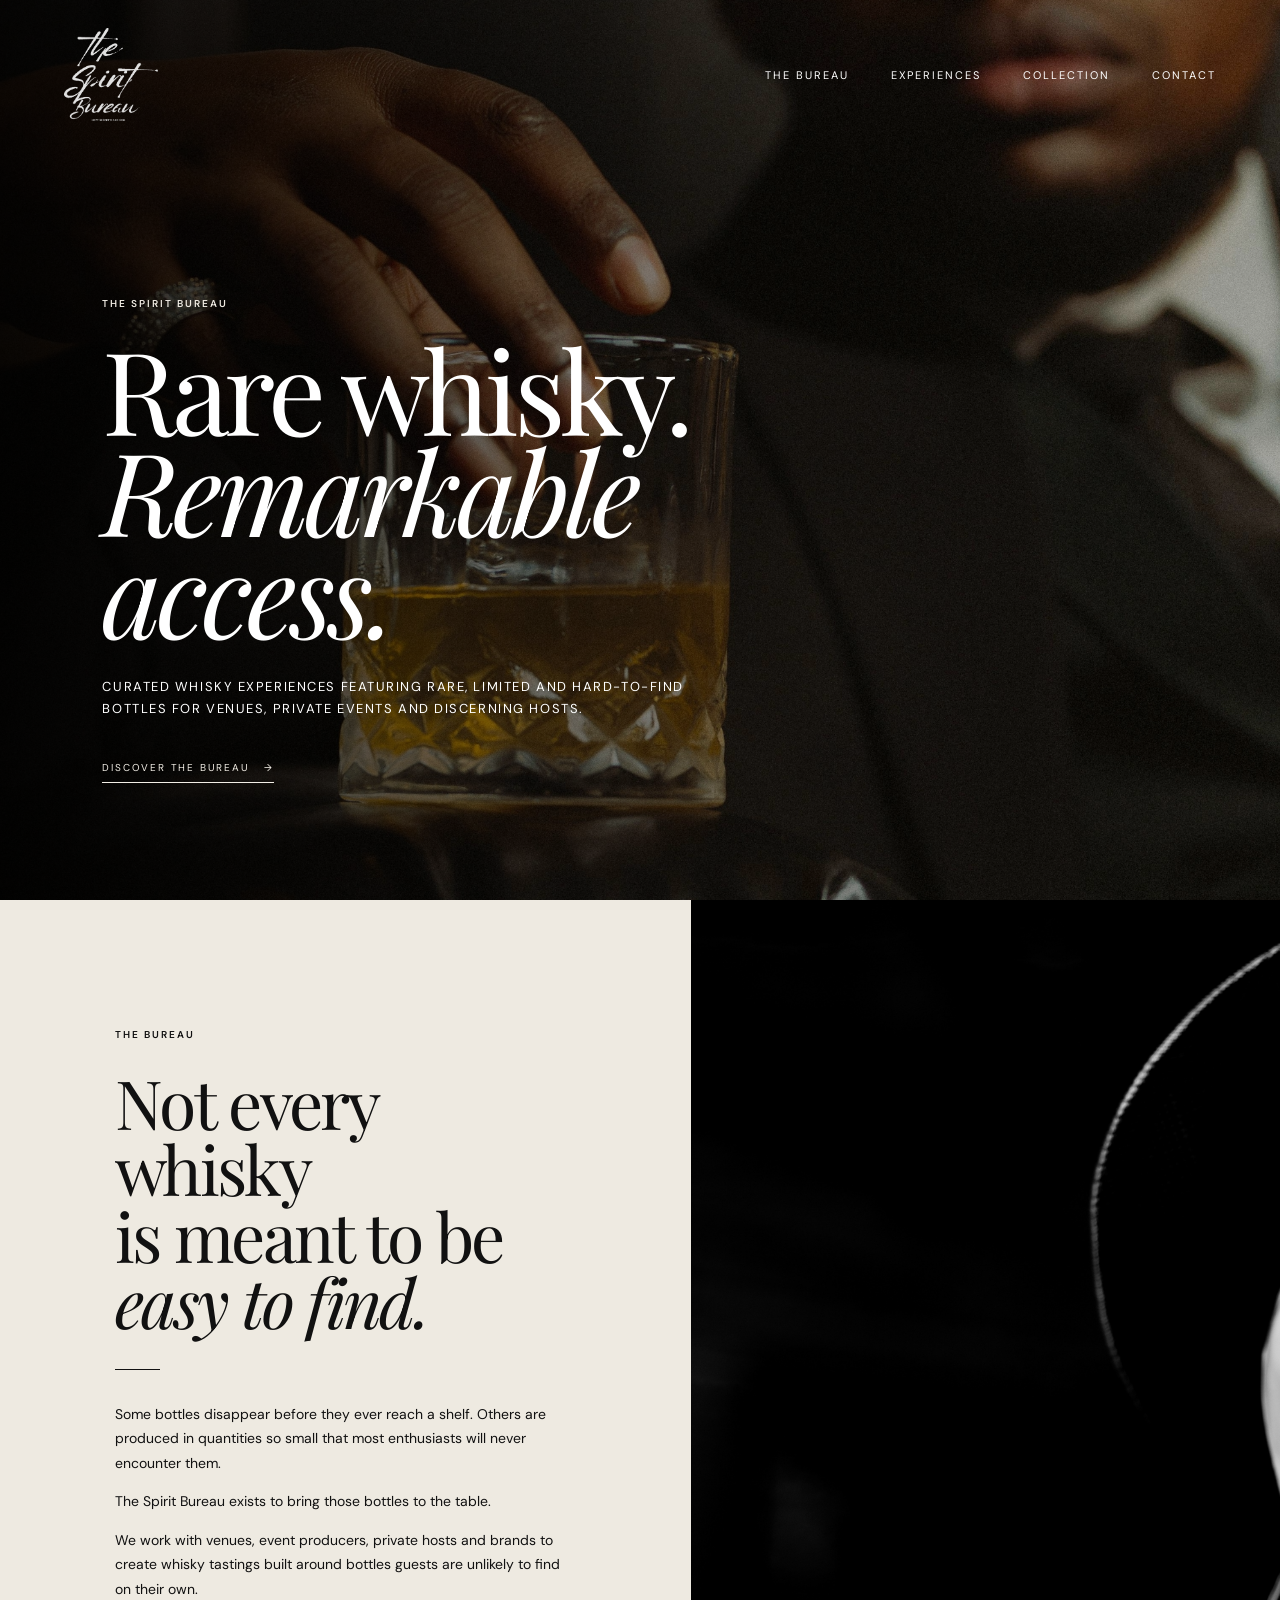
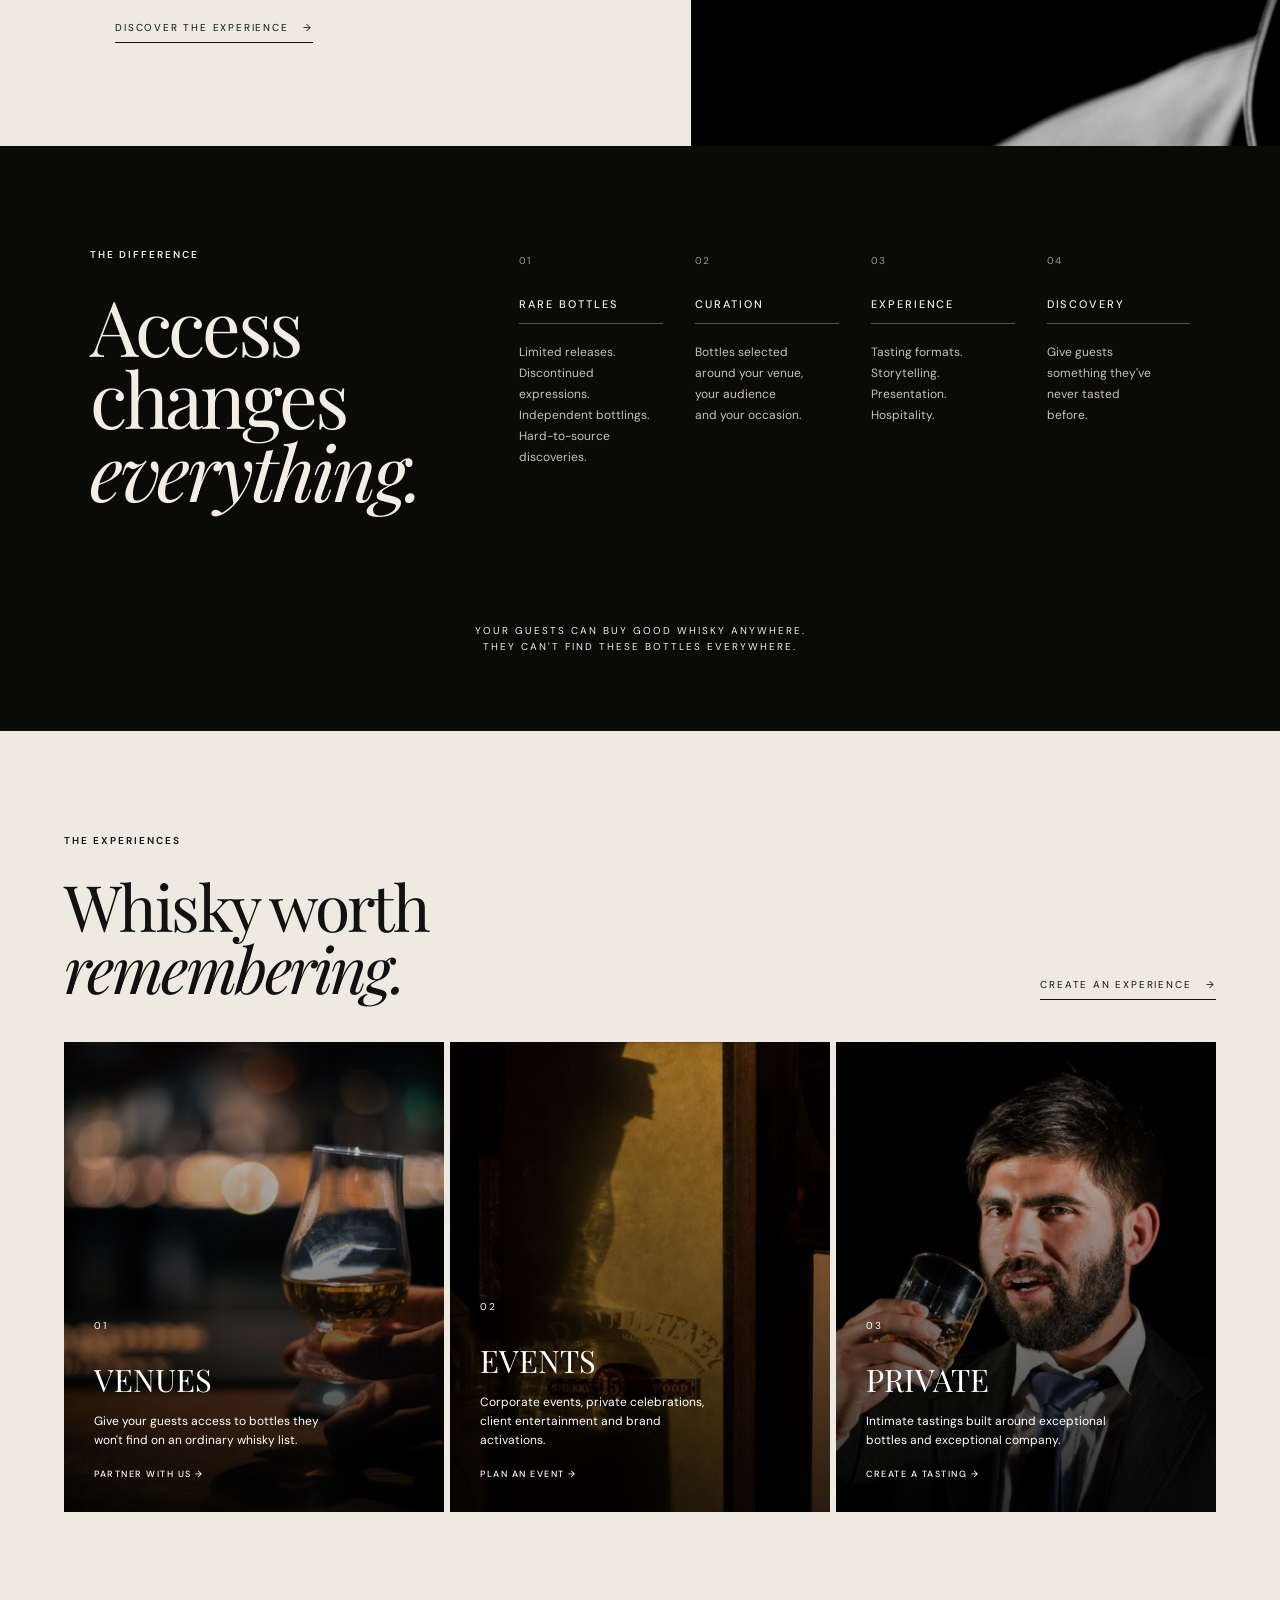
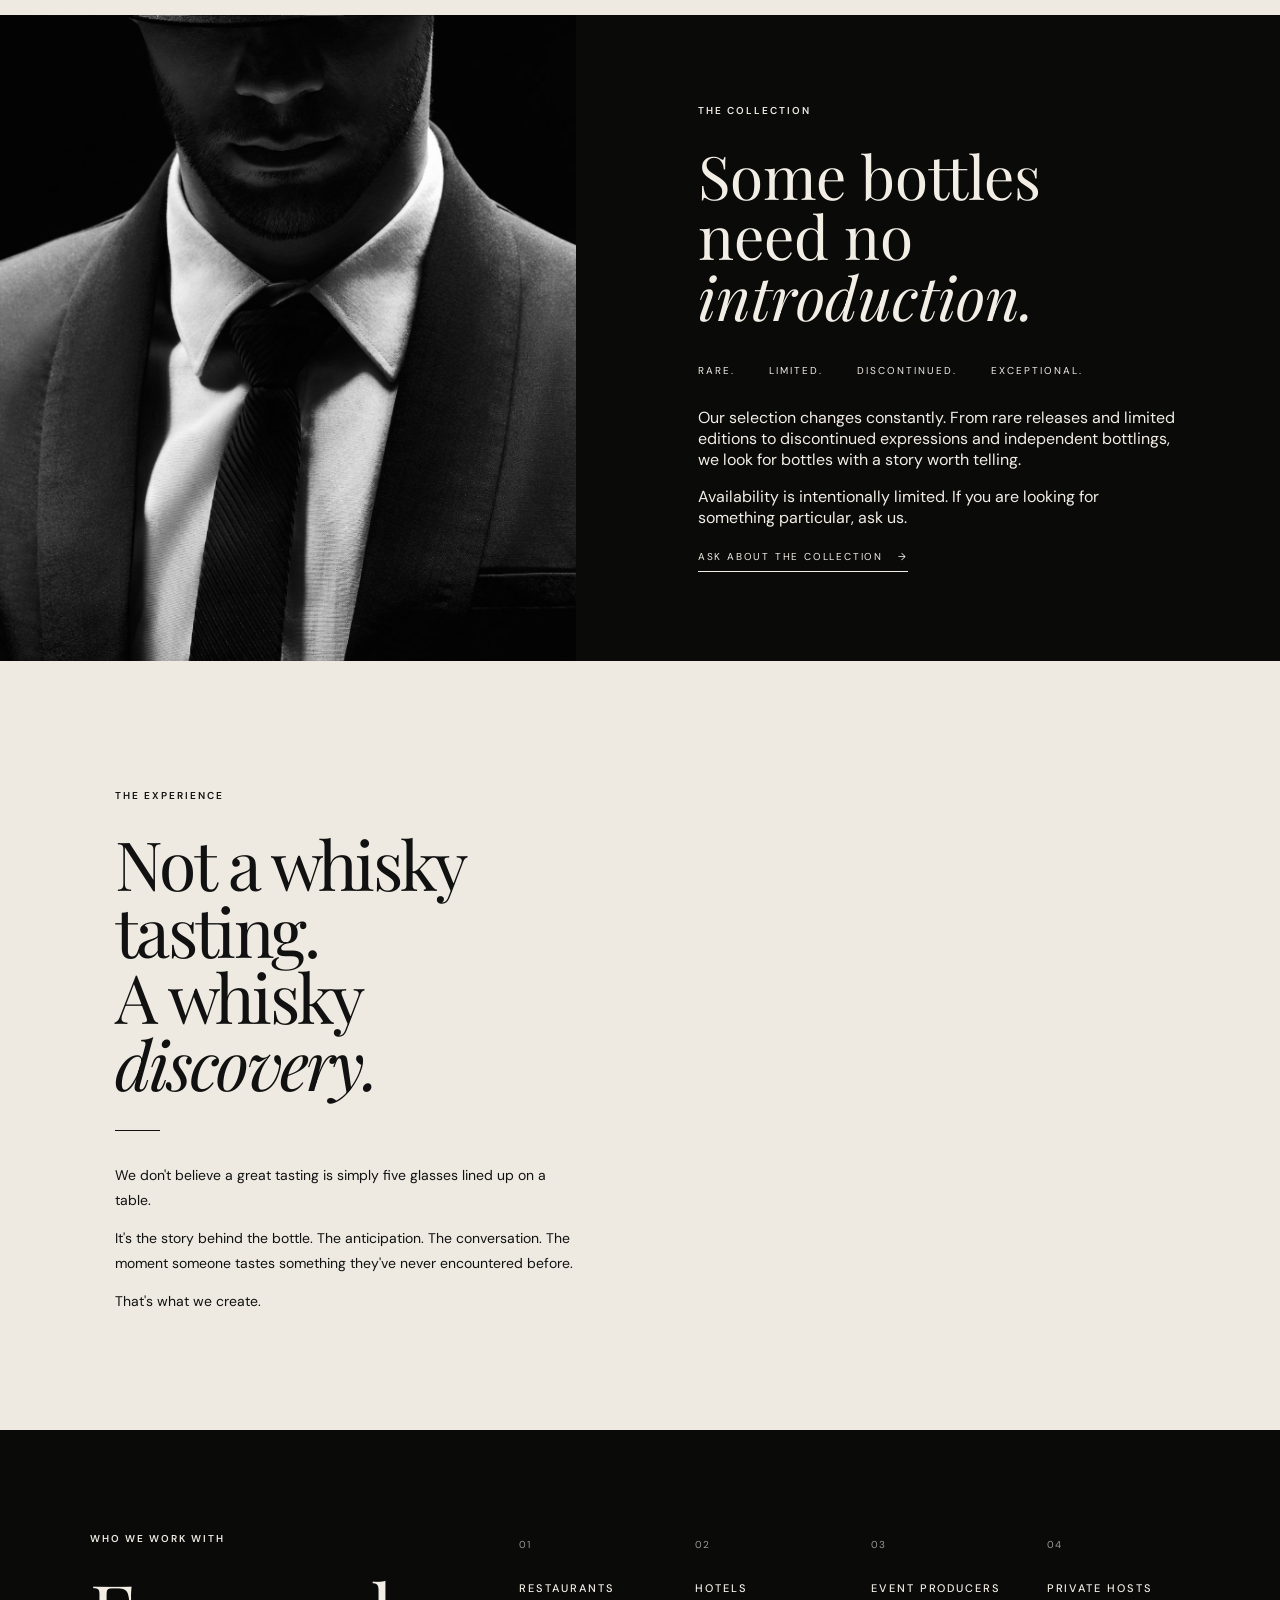
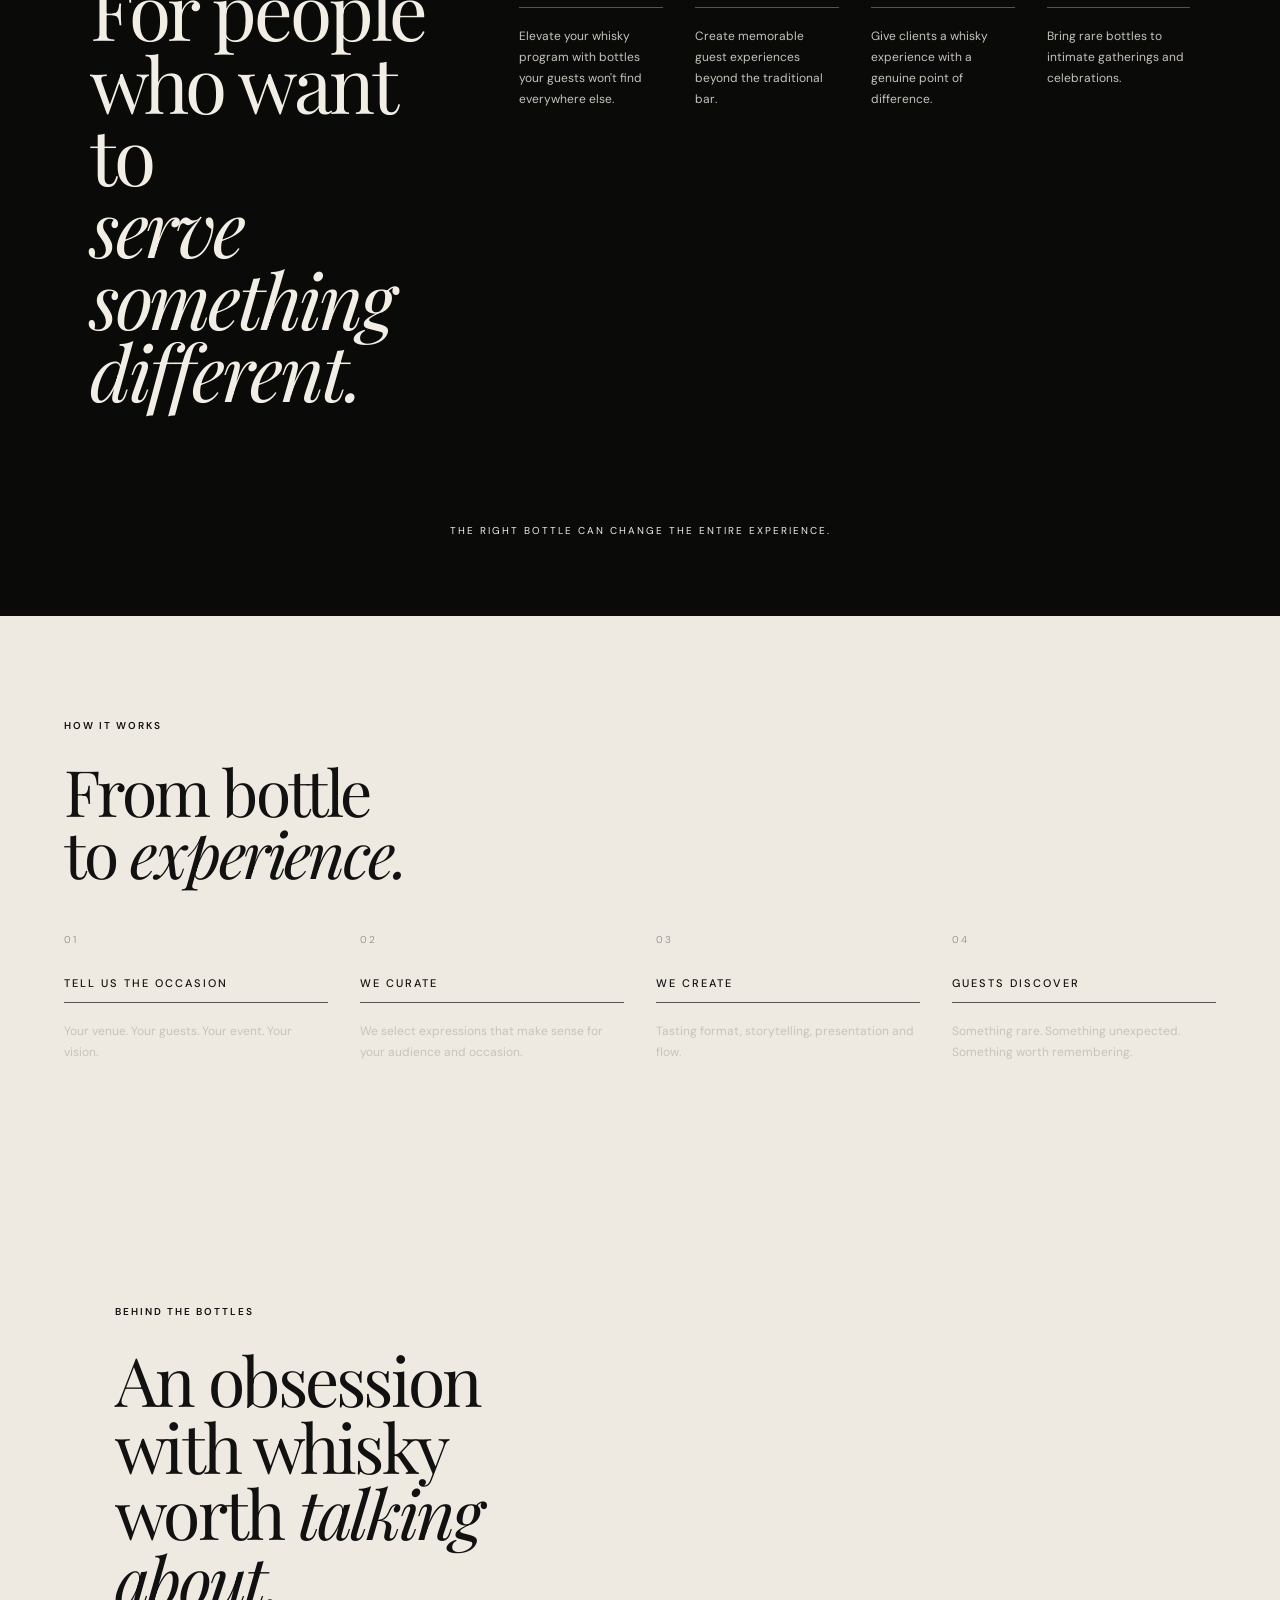
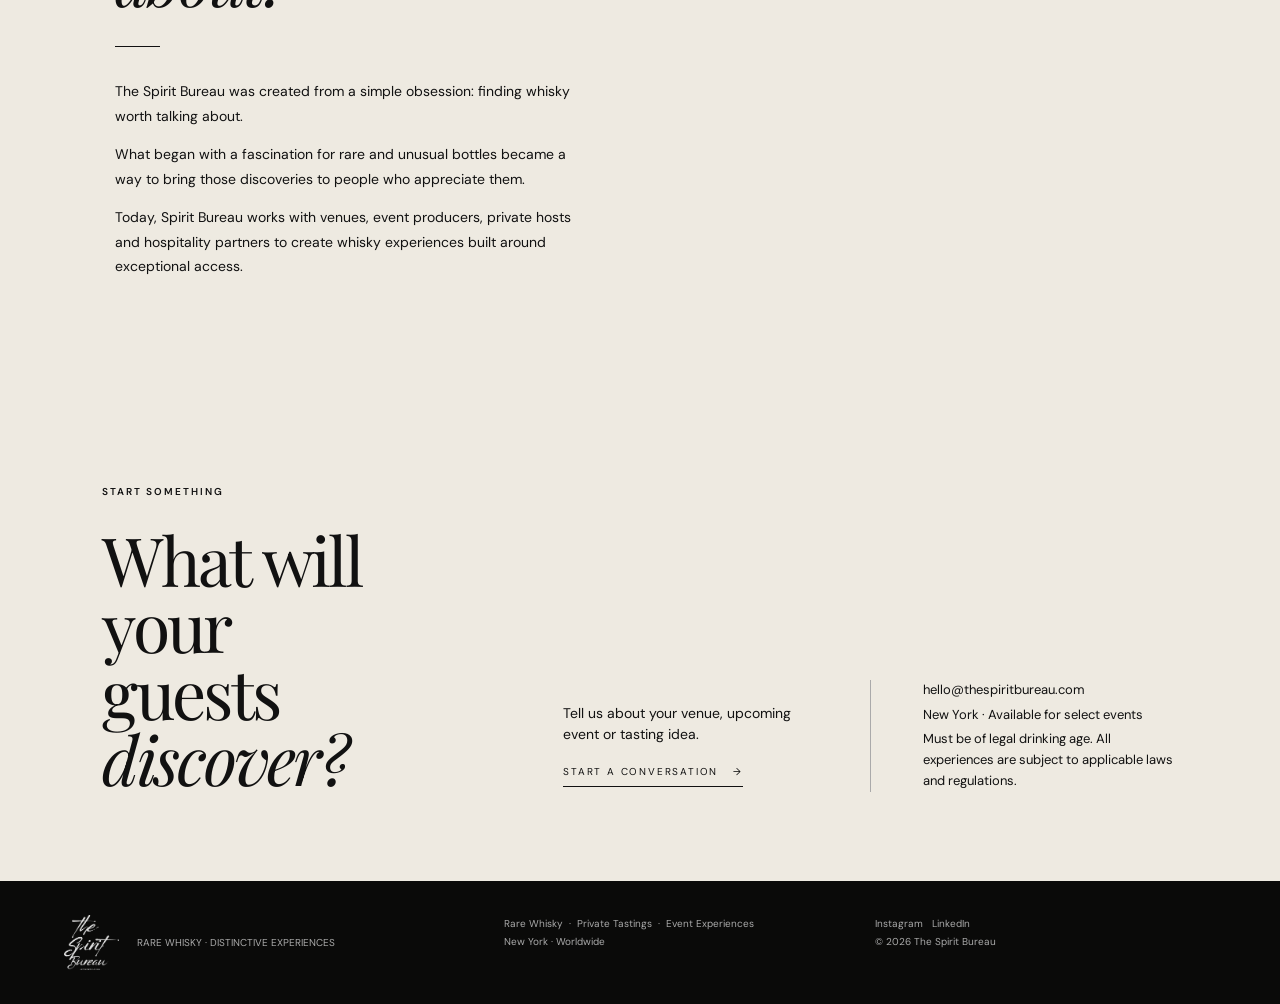
<file: index.html>
<!DOCTYPE html>
<html lang="en">
<head>
  <meta charset="UTF-8" />
  <meta name="viewport" content="width=device-width, initial-scale=1.0" />
  <meta name="description" content="The Spirit Bureau creates rare whisky experiences for venues, event producers, private hosts and discerning guests." />
  <title>The Spirit Bureau — Rare Whisky. Remarkable Access.</title>
  <link rel="preconnect" href="https://fonts.googleapis.com">
  <link rel="preconnect" href="https://fonts.gstatic.com" crossorigin>
  <link href="https://fonts.googleapis.com/css2?family=DM+Sans:wght@400;500;600&family=Playfair+Display:ital,wght@0,400;0,500;1,400;1,500&display=swap" rel="stylesheet">
  <link rel="stylesheet" href="styles.css" />
</head>

<body>
  <header class="nav">
    <a class="brand" href="#top" aria-label="The Spirit Bureau home">
      <img src="logo.png" alt="The Spirit Bureau" />
    </a>

    <button class="menu-toggle" aria-label="Open menu" aria-expanded="false">MENU</button>

    <nav class="nav-links">
      <a href="#about">THE BUREAU</a>
      <a href="#experiences">EXPERIENCES</a>
      <a href="#collection">COLLECTION</a>
      <a href="#contact">CONTACT</a>
    </nav>
  </header>

  <main id="top">

    <!-- HERO -->
    <section class="hero">
      <div class="hero-image"></div>
      <div class="hero-overlay"></div>

      <div class="hero-content">
        <p class="eyebrow light">THE SPIRIT BUREAU</p>

        <h1>Rare whisky.<br><em>Remarkable access.</em></h1>

        <p class="hero-copy">
          Curated whisky experiences featuring rare, limited and hard-to-find bottles
          for venues, private events and discerning hosts.
        </p>

        <a class="text-link light" href="#about">
          DISCOVER THE BUREAU <span>→</span>
        </a>
      </div>
    </section>


    <!-- THE BUREAU -->
    <section id="about" class="split-section cream">
      <div class="split-copy">
        <p class="eyebrow">THE BUREAU</p>

        <h2>
          Not every whisky<br>
          is meant to be<br>
          <em>easy to find.</em>
        </h2>

        <div class="rule"></div>

        <p>
          Some bottles disappear before they ever reach a shelf.
          Others are produced in quantities so small that most enthusiasts
          will never encounter them.
        </p>

        <p>
          The Spirit Bureau exists to bring those bottles to the table.
        </p>

        <p>
          We work with venues, event producers, private hosts and brands
          to create whisky tastings built around bottles guests are unlikely
          to find on their own.
        </p>

        <a class="text-link" href="#experiences">
          DISCOVER THE EXPERIENCE <span>→</span>
        </a>
      </div>

      <div class="editorial-image image-chair"
           role="img"
           aria-label="Elegant private whisky tasting environment">
      </div>
    </section>


    <!-- THE DIFFERENCE -->
    <section class="disciplines dark">
      <div class="discipline-intro">
        <p class="eyebrow light">THE DIFFERENCE</p>

        <h2>
          Access<br>
          changes<br>
          <em>everything.</em>
        </h2>
      </div>

      <div class="discipline-grid">

        <article>
          <span>01</span>
          <h3>RARE BOTTLES</h3>
          <p>
            Limited releases.<br>
            Discontinued expressions.<br>
            Independent bottlings.<br>
            Hard-to-source discoveries.
          </p>
        </article>

        <article>
          <span>02</span>
          <h3>CURATION</h3>
          <p>
            Bottles selected<br>
            around your venue,<br>
            your audience<br>
            and your occasion.
          </p>
        </article>

        <article>
          <span>03</span>
          <h3>EXPERIENCE</h3>
          <p>
            Tasting formats.<br>
            Storytelling.<br>
            Presentation.<br>
            Hospitality.
          </p>
        </article>

        <article>
          <span>04</span>
          <h3>DISCOVERY</h3>
          <p>
            Give guests<br>
            something they've<br>
            never tasted<br>
            before.
          </p>
        </article>

      </div>

      <p class="discipline-footer">
        YOUR GUESTS CAN BUY GOOD WHISKY ANYWHERE.<br>
        THEY CAN'T FIND THESE BOTTLES EVERYWHERE.
      </p>
    </section>


    <!-- EXPERIENCES -->
    <section id="experiences" class="work cream">

      <div class="section-head">
        <div>
          <p class="eyebrow">THE EXPERIENCES</p>

          <h2>
            Whisky worth<br>
            <em>remembering.</em>
          </h2>
        </div>

        <a class="text-link" href="#contact">
          CREATE AN EXPERIENCE <span>→</span>
        </a>
      </div>


      <div class="work-grid">

        <a class="project project-1" href="#contact">
          <div class="project-overlay"></div>

          <div class="project-copy">
            <span>01</span>
            <h3>VENUES</h3>

            <p>
              Give your guests access to bottles
              they won't find on an ordinary whisky list.
            </p>

            <b>PARTNER WITH US →</b>
          </div>
        </a>


        <a class="project project-2" href="#contact">
          <div class="project-overlay"></div>

          <div class="project-copy">
            <span>02</span>
            <h3>EVENTS</h3>

            <p>
              Corporate events, private celebrations,
              client entertainment and brand activations.
            </p>

            <b>PLAN AN EVENT →</b>
          </div>
        </a>


        <a class="project project-3" href="#contact">
          <div class="project-overlay"></div>

          <div class="project-copy">
            <span>03</span>
            <h3>PRIVATE</h3>

            <p>
              Intimate tastings built around exceptional
              bottles and exceptional company.
            </p>

            <b>CREATE A TASTING →</b>
          </div>
        </a>

      </div>
    </section>


    <!-- COLLECTION -->
    <section id="collection" class="spirit dark">

      <div class="spirit-image"></div>

      <div class="spirit-copy">

        <p class="eyebrow light">THE COLLECTION</p>

        <h2>
          Some bottles<br>
          need no<br>
          <em>introduction.</em>
        </h2>

        <div class="values">
          <span>RARE.</span>
          <span>LIMITED.</span>
          <span>DISCONTINUED.</span>
          <span>EXCEPTIONAL.</span>
        </div>

        <p>
          Our selection changes constantly. From rare releases and
          limited editions to discontinued expressions and independent
          bottlings, we look for bottles with a story worth telling.
        </p>

        <p>
          Availability is intentionally limited. If you are looking
          for something particular, ask us.
        </p>

        <a class="text-link light" href="#contact">
          ASK ABOUT THE COLLECTION <span>→</span>
        </a>

      </div>
    </section>


    <!-- THE EXPERIENCE -->
    <section class="split-section cream">

      <div class="split-copy">

        <p class="eyebrow">THE EXPERIENCE</p>

        <h2>
          Not a whisky<br>
          tasting.<br>
          A whisky <em>discovery.</em>
        </h2>

        <div class="rule"></div>

        <p>
          We don't believe a great tasting is simply five glasses
          lined up on a table.
        </p>

        <p>
          It's the story behind the bottle. The anticipation.
          The conversation. The moment someone tastes something
          they've never encountered before.
        </p>

        <p>
          That's what we create.
        </p>

      </div>

      <div class="editorial-image image-woman"
           role="img"
           aria-label="Private whisky experience">
      </div>

    </section>


    <!-- WHO WE WORK WITH -->
    <section class="disciplines dark">

      <div class="discipline-intro">

        <p class="eyebrow light">WHO WE WORK WITH</p>

        <h2>
          For people<br>
          who want to<br>
          <em>serve something different.</em>
        </h2>

      </div>

      <div class="discipline-grid">

        <article>
          <span>01</span>
          <h3>RESTAURANTS</h3>
          <p>
            Elevate your whisky program with
            bottles your guests won't find everywhere else.
          </p>
        </article>

        <article>
          <span>02</span>
          <h3>HOTELS</h3>
          <p>
            Create memorable guest experiences
            beyond the traditional bar.
          </p>
        </article>

        <article>
          <span>03</span>
          <h3>EVENT PRODUCERS</h3>
          <p>
            Give clients a whisky experience
            with a genuine point of difference.
          </p>
        </article>

        <article>
          <span>04</span>
          <h3>PRIVATE HOSTS</h3>
          <p>
            Bring rare bottles to intimate
            gatherings and celebrations.
          </p>
        </article>

      </div>

      <p class="discipline-footer">
        THE RIGHT BOTTLE CAN CHANGE THE ENTIRE EXPERIENCE.
      </p>

    </section>


    <!-- HOW IT WORKS -->
    <section class="work cream">

      <div class="section-head">

        <div>
          <p class="eyebrow">HOW IT WORKS</p>

          <h2>
            From bottle<br>
            to <em>experience.</em>
          </h2>
        </div>

      </div>

      <div class="discipline-grid">

        <article>
          <span>01</span>
          <h3>TELL US THE OCCASION</h3>
          <p>
            Your venue. Your guests.
            Your event. Your vision.
          </p>
        </article>

        <article>
          <span>02</span>
          <h3>WE CURATE</h3>
          <p>
            We select expressions that make
            sense for your audience and occasion.
          </p>
        </article>

        <article>
          <span>03</span>
          <h3>WE CREATE</h3>
          <p>
            Tasting format, storytelling,
            presentation and flow.
          </p>
        </article>

        <article>
          <span>04</span>
          <h3>GUESTS DISCOVER</h3>
          <p>
            Something rare.
            Something unexpected.
            Something worth remembering.
          </p>
        </article>

      </div>

    </section>


    <!-- FOUNDER -->
    <section class="split-section cream">

      <div class="split-copy">

        <p class="eyebrow">BEHIND THE BOTTLES</p>

        <h2>
          An obsession<br>
          with whisky<br>
          worth <em>talking about.</em>
        </h2>

        <div class="rule"></div>

        <p>
          The Spirit Bureau was created from a simple obsession:
          finding whisky worth talking about.
        </p>

        <p>
          What began with a fascination for rare and unusual bottles
          became a way to bring those discoveries to people who
          appreciate them.
        </p>

        <p>
          Today, Spirit Bureau works with venues, event producers,
          private hosts and hospitality partners to create whisky
          experiences built around exceptional access.
        </p>

      </div>

      <div class="editorial-image image-mystery"
           role="img"
           aria-label="The Spirit Bureau founder and whisky collection">
      </div>

    </section>


    <!-- FINAL CTA -->
    <section id="contact" class="contact cream">

      <div>
        <p class="eyebrow">START SOMETHING</p>

        <h2>
          What will your<br>
          guests <em>discover?</em>
        </h2>
      </div>

      <div class="contact-middle">

        <p>
          Tell us about your venue,
          upcoming event or tasting idea.
        </p>

        <a class="text-link" href="mailto:hello@thespiritbureau.com">
          START A CONVERSATION <span>→</span>
        </a>

      </div>

      <div class="contact-details">

        <a href="mailto:hello@thespiritbureau.com">
          hello@thespiritbureau.com
        </a>

        <p>New York · Available for select events</p>

        <p>
          Must be of legal drinking age.
          All experiences are subject to applicable laws and regulations.
        </p>

      </div>

    </section>

  </main>


  <!-- FOOTER -->
  <footer class="footer dark">

    <div class="footer-brand">
      <img src="logo.png" alt="The Spirit Bureau" />
      <span>RARE WHISKY · DISTINCTIVE EXPERIENCES</span>
    </div>

    <div>
      Rare Whisky &nbsp;·&nbsp;
      Private Tastings &nbsp;·&nbsp;
      Event Experiences<br>
      New York · Worldwide
    </div>

    <div>
      <a href="#">Instagram</a>
      &nbsp;
      <a href="#">LinkedIn</a>
      <br>
      © 2026 The Spirit Bureau
    </div>

  </footer>


  <script src="script.js"></script>

</body>
</html>
</file>
<file: styles.css>
*{box-sizing:border-box}html{scroll-behavior:smooth}body{margin:0;background:#0a0a09;color:#111;font-family:"DM Sans",Arial,sans-serif}a{text-decoration:none;color:inherit}.cream{background:#eeeae1}.dark{background:#0a0a09;color:#f2eee6}.nav{position:absolute;z-index:10;top:0;left:0;width:100%;display:flex;align-items:center;justify-content:space-between;padding:28px 5vw;color:#fff}.brand img{width:94px;height:auto;filter:invert(1);display:block}.nav-links{display:flex;gap:42px;font-size:11px;letter-spacing:.18em}.nav-links a,.text-link{transition:opacity .25s}.nav-links a:hover,.text-link:hover{opacity:.55}.menu-toggle{display:none;background:none;border:0;color:#fff;letter-spacing:.16em}.hero{height:100vh;min-height:680px;position:relative;overflow:hidden;color:#fff}.hero-image{position:absolute;inset:0;background-image:url("hero.jpg");background-size:cover;background-position:center}.hero-overlay{position:absolute;inset:0;background:linear-gradient(90deg,rgba(0,0,0,.86) 0%,rgba(0,0,0,.48) 43%,rgba(0,0,0,.18) 100%)}.hero-content{position:absolute;left:8%;bottom:13%;max-width:650px}.eyebrow{font-size:10px;letter-spacing:.2em;font-weight:600;margin:0 0 28px}.eyebrow.light{color:#eeeae1}.hero h1{font-family:"Playfair Display",Georgia,serif;font-size:clamp(72px,9vw,142px);line-height:.88;font-weight:400;letter-spacing:-.045em;margin:0 0 34px}.hero h1 em,h2 em{font-style:italic}.hero-copy{font-size:13px;line-height:1.65;letter-spacing:.12em;text-transform:uppercase;margin-bottom:36px}.text-link{display:inline-block;font-size:10px;letter-spacing:.18em;border-bottom:1px solid currentColor;padding-bottom:8px}.text-link span{margin-left:10px}.light{color:#f2eee6}.split-section{display:grid;grid-template-columns:1.08fr .92fr;min-height:680px}.split-copy{padding:10vw 9vw 8vw}.split-copy h2,.section-head h2,.contact h2{font-family:"Playfair Display",Georgia,serif;font-size:clamp(48px,5.3vw,82px);font-weight:400;line-height:.98;letter-spacing:-.04em;margin:0 0 34px}.split-copy p:not(.eyebrow){max-width:500px;font-size:14px;line-height:1.75}.rule{width:45px;height:1px;background:#111;margin:32px 0}.editorial-image{min-height:500px}.image-chair{background:url("chair.jpg") center/cover}.disciplines{padding:8vw 7vw 6vw;display:grid;grid-template-columns:1.05fr 2fr;gap:6vw}.discipline-intro h2{font-family:"Playfair Display",Georgia,serif;font-weight:400;font-size:clamp(52px,6vw,88px);line-height:.94;letter-spacing:-.04em;margin:0}.discipline-grid{display:grid;grid-template-columns:repeat(4,1fr);gap:32px}.discipline-grid article span{font-size:10px;letter-spacing:.15em;color:#999}.discipline-grid h3{font-size:11px;font-weight:500;letter-spacing:.18em;margin:28px 0 18px;padding-bottom:12px;border-bottom:1px solid #555}.discipline-grid p{font-size:12px;line-height:1.75;color:#c7c3ba}.discipline-footer{grid-column:1/-1;text-align:center;font-size:10px;letter-spacing:.2em;line-height:1.6;margin:40px 0 0}.work{padding:8vw 5vw}.section-head{display:flex;justify-content:space-between;align-items:flex-end;margin-bottom:42px}.section-head h2{font-size:clamp(48px,5vw,76px);margin:0}.work-grid{display:grid;grid-template-columns:repeat(3,1fr);gap:6px}.project{height:470px;position:relative;overflow:hidden;background-size:cover;background-position:center;color:#fff}.project-1{background-image:url("noire.jpg")}.project-2{background-image:url("atrium.jpg")}.project-3{background-image:url("void.jpg")}.project-overlay{position:absolute;inset:0;background:linear-gradient(180deg,rgba(0,0,0,.12),rgba(0,0,0,.82));transition:background .35s}.project:hover .project-overlay{background:rgba(0,0,0,.58)}.project-copy{position:absolute;inset:auto 30px 30px}.project-copy span{font-size:10px;letter-spacing:.15em}.project-copy h3{font-family:"Playfair Display",Georgia,serif;font-size:31px;font-weight:400;margin:24px 0 8px}.project-copy p{font-size:12px;line-height:1.55;max-width:240px}.project-copy b{font-size:9px;letter-spacing:.17em;font-weight:500}.spirit{position:relative;min-height:510px;overflow:hidden;display:grid;grid-template-columns:1fr 1.15fr;align-items:center}.spirit-image{position:absolute;inset:0 55% 0 0;background:url("spirit.jpg") center/cover;filter:grayscale(1)}.spirit-copy{grid-column:2;padding:7vw 8vw}.spirit-copy h2{font-family:"Playfair Display",Georgia,serif;font-weight:400;font-size:clamp(44px,4.7vw,72px);line-height:1;margin:0 0 38px}.values{display:flex;gap:34px;flex-wrap:wrap;font-size:10px;letter-spacing:.2em;margin-bottom:30px}.spirit-copy>p:last-child{font-size:13px;line-height:1.7;max-width:600px;color:#c8c4bb}.contact{display:grid;grid-template-columns:1.25fr .75fr 1fr;gap:6vw;padding:7vw 8vw;align-items:end}.contact h2{margin:0}.contact-middle{padding-bottom:5px}.contact-middle p{font-size:14px;line-height:1.5}.contact-details{border-left:1px solid #aaa;padding-left:4vw;font-size:13px;line-height:1.6}.contact-details p{margin:4px 0 0}.footer{padding:34px 5vw;display:grid;grid-template-columns:1.2fr 1fr 1fr;gap:30px;font-size:10px;line-height:1.8;color:#aaa}.footer-brand{display:flex;align-items:center;gap:18px}.footer-brand img{width:55px;filter:invert(1)}.footer a{color:#aaa}.menu-toggle{cursor:pointer}@media(max-width:900px){.nav{padding:20px 6vw}.nav-links{display:none;position:absolute;top:76px;right:6vw;flex-direction:column;gap:22px;background:#0a0a09;padding:24px 28px}.nav-links.open{display:flex}.menu-toggle{display:block}.split-section{grid-template-columns:1fr}.editorial-image{min-height:480px}.disciplines{grid-template-columns:1fr}.discipline-grid{grid-template-columns:repeat(2,1fr)}.work-grid{grid-template-columns:1fr}.project{height:520px}.spirit{grid-template-columns:1fr;min-height:650px}.spirit-image{inset:0;opacity:.35}.spirit-copy{grid-column:1;position:relative;padding:14vw 8vw}.contact{grid-template-columns:1fr;gap:36px}.contact-details{border-left:0;border-top:1px solid #aaa;padding:24px 0 0}.footer{grid-template-columns:1fr}.footer-brand{margin-bottom:10px}}@media(max-width:560px){.hero{min-height:650px}.hero-content{left:7%;right:7%;bottom:10%}.hero h1{font-size:68px}.split-copy,.work,.disciplines,.contact{padding-left:7%;padding-right:7%}.discipline-grid{grid-template-columns:1fr 1fr;gap:20px}.values{gap:18px}.section-head{display:block}.section-head .text-link{margin-top:25px}}
</file>
